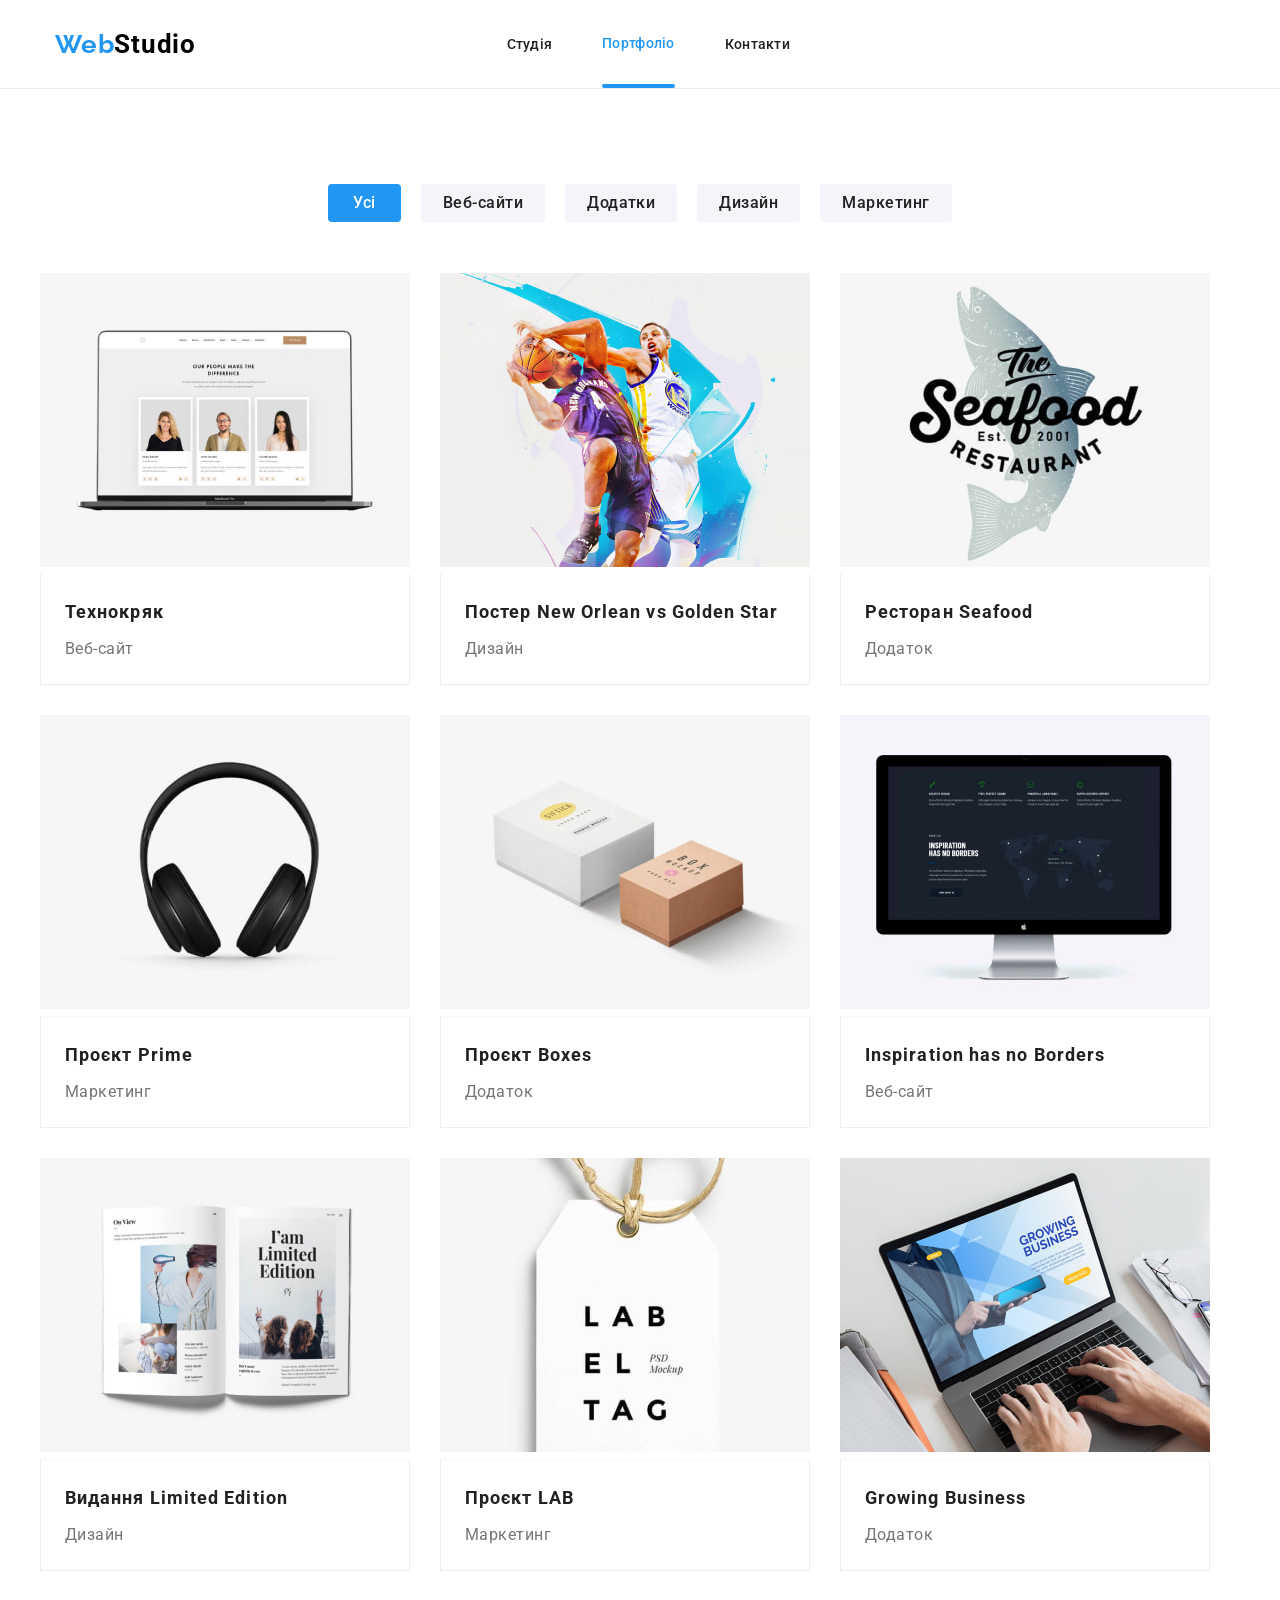
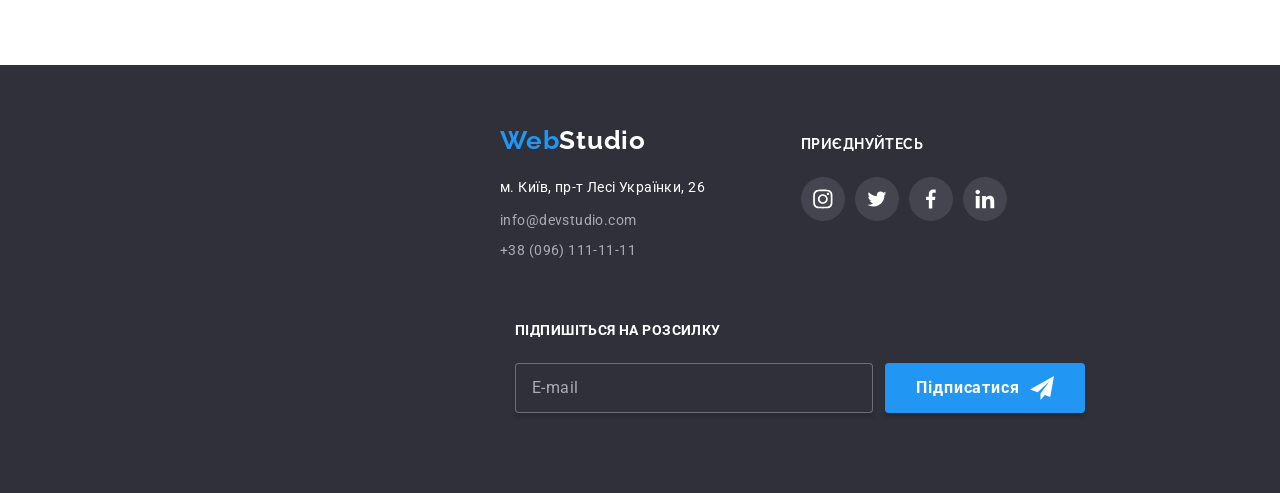
<file: portfolio.html>
<!DOCTYPE html>
<html lang="uk">
  <head>
    <meta charset="UTF-8" />
    <meta name="viewport" content="width=device-width, initial-scale=1.0" />
    <title>Portfolio</title>
    <!-- Fonts -->
    <link rel="preconnect" href="https://fonts.googleapis.com" />
    <link rel="preconnect" href="https://fonts.gstatic.com" crossorigin />

    <link
      href="https://fonts.googleapis.com/css2?family=Raleway:wght@700&family=Roboto:wght@400;500;700;900&display=swap"
      rel="stylesheet"
   
    />
    <!-- Modern normalize -->
    <link
      rel="stylesheet"
      href="https://cdnjs.cloudflare.com/ajax/libs/modern-normalize/2.0.0/modern-normalize.min.css"
      integrity="sha512-4xo8blKMVCiXpTaLzQSLSw3KFOVPWhm/TRtuPVc4WG6kUgjH6J03IBuG7JZPkcWMxJ5huwaBpOpnwYElP/m6wg=="
      crossorigin="anonymous"
      referrerpolicy="no-referrer"
    />
    <!-- Custom styles -->
    <!-- <link rel="stylesheet" href="./css/styles.css" /> -->
    <link rel="stylesheet" href="./css/main.min.css">

  </head>
  <body>

    <!-- Portfolio header -->
    <header class="header">
<div class="container header-container">
       <a class="portfolio-logo" href="./index.html"
          ><span class="logo-accent">Web</span>Studio</a
        >

      <nav class="navigation">
     
        <ul class="navigation__portfolio-links-list list">
          <li class="navigation__portfolio-nav-link">
            <a class="navigation__portfolio-header-link" href="./index.html">Студія</a></li>
          <li class="navigation__portfolio-nav-link">
            <a class="navigation__portfolio-header-link--accent" href="./portfolio.html"
              >Портфоліо</a
            >
          </li>
          <li class="navigation__portfolio-nav-link">
            <a class="navigation__portfolio-header-link " href="#">Контакти</a></li>
        </ul>
      </nav>

      <ul class="header__list-contact">
        <li  class="header__group-link">
    
          <a class="header__link-mail header-link " href="mailto:info@devstudio.com"
          target="_blank"
          rel="noopener no-referrer"
          aria-label="іконка mail">

<svg class="header__icon icon-group" width="16"  height="12">
  <use href="./images/sprite2.svg#icon-e-mail"></use>
</svg>
            info@devstudio.com</a>
   
        </li>


        <li class="header__group-link">
    
          <a class="header__link-phone header-link " href="tel:+380961111111"
          target="_blank"
          rel="noopener no-referrer"
          aria-label="іконка phone">
          <svg class="header__icon icon-group" width="10" height="16">
            <use href="./images/sprite2.svg#icon-smartphone"></use>
          </svg>
            +38 (096) 111-11-11</a>
     
        </li>
      </ul>
</div>
    </header>
    <!-- Main content -->
    <main>
      <section class="portfolio">
  <div class=" portfolio-container container">
        <!-- List filters -->
        <div class="filter">
        <ul class="filter__list">
          <li class="filter__item">
            <button class="filter-button--accent" type="button" href="#"></a
            >Усі
          </li>
          <li class="filter__item">
            <button class="filter-button" type="button" href="#"></a>Веб-сайти
          </li>
          <li class="filter__item">
            <button class="filter-button" type="button" href="#"></a>Додатки
          </li>
          <li class="filter__item">
            <button class="filter-button" type="button" href="#"></a>Дизайн
          </li>
          <li class="filter__item">
            <button class="filter-button" type="button" href="#"></a>Маркетинг
          </li>
        </ul>
        </div>
<!-- List items -->
<div class="portfolio-card">
        <ul class="portfolio-card__items-list list">
               <li class="portfolio-card__item">
            <a class="portfolio-card__item-link" href="#">
               <div class="portfolio-card__description-blok">
            <img  class="portfolio-card__image"
             src="./images/portfolio/Технокряк.jpg" alt="Технокряк" />
              <div class="portfolio-card__description">
                <p class="portfolio-card__description-text">Ресурс пропонує комплексні пропозиції з різним рівнем функціоналу та сервісів. Все це дозволить відвідувачу отримати вичерпні відомості про компанію чи приватну особу.</p>
             </div>
             </div>
             <div class="portfolio-card__item-title">
            <h3 class="portfolio-card__product-name">Технокряк</h3>
            <p class="portfolio-card__product">Веб-сайт</p>
             </div>
          </a>
    
        </li>

        <li class="portfolio-card__item">
        <a class="portfolio-card__item-link" href="#">
              <div class="portfolio-card__description-blok">
              <img class="portfolio-card__image"
              src="./images/portfolio/ПостерGoldenOrleanvsGoldenStar.jpg"
              alt="Постер New Orlean vs Golden Star" />
             <div class="portfolio-card__description">
                <p class="portfolio-card__description-text">Ресурс пропонує комплексні пропозиції з різним рівнем функціоналу та сервісів. Все це дозволить відвідувачу отримати вичерпні відомості про компанію чи приватну особу.</p>
             </div>
             </div>
          <div class="portfolio-card__item-title">
          <h3 class="portfolio-card__product-name">Постер New Orlean vs Golden Star</h3>
           <p class="portfolio-card__product">Дизайн</p>
           </div>
        </a>

        </li>

          <li class="portfolio-card__item">
          <a class="portfolio-card__item-link" href="#">
             <div class="portfolio-card__description-blok">
            <img class=portfolio-card__image"
              src="./images/portfolio/РесторанSeafood.jpg"
              alt="Ресторан Seafood"/>
              <div class="portfolio-card__description">
                <p class="portfolio-card__description-text">Ресурс пропонує комплексні пропозиції з різним рівнем функціоналу та сервісів. Все це дозволить відвідувачу отримати вичерпні відомості про компанію чи приватну особу.</p>
             </div>
             </div>
              <div class="portfolio-card__item-title">
             <h3 class="portfolio-card__product-name">Ресторан Seafood</h3>
            <p class="portfolio-card__product">Додаток</p>
         </div>
          </a>
 
          </li>

          <li class="portfolio-card__item">
            <a class="portfolio-card__item-link" href="#">
              <div class="portfolio-card__description-blok">
            <img class="portfolio-card__image"
            src="./images/portfolio/ПроектPrime.jpg" alt="Проєкт Prime" />
             <div class="portfolio-card__description">
                <p class="portfolio-card__description-text">Ресурс пропонує комплексні пропозиції з різним рівнем функціоналу та сервісів. Все це дозволить відвідувачу отримати вичерпні відомості про компанію чи приватну особу.</p>
             </div>
             </div>
           <div class="portfolio-card__item-title">
              <h3 class="portfolio-card__product-name">Проєкт Prime</h3>
            <p class="portfolio-card__product">Маркетинг</p>
           </div>
           </a>
    
          </li>
          
          <li class="portfolio-card__item">
    
            <a class="portfolio-card__item-link" href="#">
              <div class="portfolio-card__description-blok">
            <img class=portfolio-card__image"
            src="./images/portfolio/ПроєктBoxes.jpg" alt="Проєкт Boxes" />
             <div class="portfolio-card__description">
                <p class="portfolio-card__description-text">Ресурс пропонує комплексні пропозиції з різним рівнем функціоналу та сервісів. Все це дозволить відвідувачу отримати вичерпні відомості про компанію чи приватну особу.</p>
             </div>
             </div>
            <div class="portfolio-card__item-title">
            <h3 class="portfolio-card__product-name">Проєкт Boxes</h3>
            <p class="portfolio-card__product">Додаток</p>
            </div>
          </a>
   
          </li>

          <li class="portfolio-card__item">
         
            <a class="portfolio-card__item-link" href="#">
              <div class="portfolio-card__description-blok">
            <img class="portfolio-card__image"
              src="./images/portfolio/InspirationhasnoBorders.jpg"
              alt="Inspiration has no Borders"/>
              <div class="portfolio-card__description">
                <p class="portfolio-card__description-text">Ресурс пропонує комплексні пропозиції з різним рівнем функціоналу та сервісів. Все це дозволить відвідувачу отримати вичерпні відомості про компанію чи приватну особу.</p>
             </div>
             </div>
             <div class="portfolio-card__item-title">
            <h3 class="portfolio-card__product-name">Inspiration has no Borders</h3>
            <p class="portfolio-card__product">Веб-сайт</p>
            </div>
          </a>
    
          </li>
          <li class="portfolio-card__item">
   
            <a class="portfolio-card__item-link" href="#">
              <div class="portfolio-card__description-blok">
            <img class=portfolio-card__image"
              src="./images/portfolio/ВиданняLimitedEdition.jpg"
              alt="Видання Limited Edition"/>
             <div class="portfolio-card__description">
                <p class="portfolio-card__description-text">Ресурс пропонує комплексні пропозиції з різним рівнем функціоналу та сервісів. Все це дозволить відвідувачу отримати вичерпні відомості про компанію чи приватну особу.</p>
             </div>
             </div>
             <div class="portfolio-card__item-title">
            <h3 class="portfolio-card__product-name">Видання Limited Edition</h3>
            <p class="portfolio-card__product">Дизайн</p>
            </div>
          </a>
    
          </li>

          <li class="portfolio-card__item">

            <a  class="portfolio-card__item-link" href="#">
              <div class="portfolio-card__description-blok">
            <img class="portfolio-card__image" 
            src="./images/portfolio/ПроєктLAB.jpg" alt="Проєкт LAB"/>
            <div class="portfolio-card__description">
                <p class="portfolio-card__description-text">Ресурс пропонує комплексні пропозиції з різним рівнем функціоналу та сервісів. Все це дозволить відвідувачу отримати вичерпні відомості про компанію чи приватну особу.</p>
            </div>
            </div>
          <div class="portfolio-card__item-title">
          <h3 class="portfolio-card__product-name">Проєкт LAB</h3>
            <p class="portfolio-card__product">Маркетинг</p>
           </div>
           </a> 

        </li>

          <li class="portfolio-card__item">
   
            <a  class="portfolio-card__item-link"  href="#">
              <div class="portfolio-card__description-blok">
            <img class="portfolio-card__image"
              src="./images/portfolio/GrowingBusiness.jpg"
              alt="Growing Business"/>
              <div class="portfolio-card__description">
                <p class="portfolio-card__description-text">Ресурс пропонує комплексні пропозиції з різним рівнем функціоналу та сервісів. Все це дозволить відвідувачу отримати вичерпні відомості про компанію чи приватну особу.</p>
             </div>
             </div>
            <div class="portfolio-card__item-title">
            <h3 class="portfolio-card__product-name">Growing Business</h3>
            <p class="portfolio-card__product">Додаток</p>
              </div>
            </a>
      
          </li>
            </ul>
          </div>
      </section>
    </main>

    <!-- Footer -->
   <footer class="footer">
      <div class="footer-container container">
        <div class="footer-main-container footer-blok">
          <a class="logo-footer" href="./index.html"
            ><span class="logo-footer--accent">Web</span>Studio</a
          >
<div class="address">
          <address>
            <p class="address__footer-text">м. Київ, пр-т Лесі Українки, 26</p>
            <ul class="address__footer-contacts">
              <li class="address__footer-item">
                <a class="address__footer-link" href="mailto:info@devstudio.com"
                  >info@devstudio.com</a
                >
              </li>
              <li class="address__footer-item">
                <a class="address__footer-link" href="tel:+380961111111"
                  >+38 (096) 111-11-11</a
                >
              </li>
            </ul>
          </address>
          </div>
        </div>

        <!--  Footer social links -->
        <div class="footer-icons footer-blok">
          <p class="footer-icons__link-title">ПРИЄДНУЙТЕСЬ</p>

          <ul class="footer-link__list list">
            <li class="footer-link__footer-social-link-item">
              <a
                class="footer-link__footer-social-link"
                href=""
                target="_blank"
                rel="noopener no-referrer"
                aria-label="іконка instagram"
              >
                <svg class="footer-link__footer-social-icon" width="20" height="20">
                  <use href="./images/sprite2.svg#icon-instagram"></use>
                </svg>
              </a>
            </li>

            <li class="footer-link__footer-social-link-item">
              <a
                class="footer-link__footer-social-link"
                href=""
                target="_blank"
                rel="noopener no-referrer"
                aria-label="іконка twitter"
              >
                <svg class="footer-link__footer-social-icon" width="20" height="20">
                  <use href="./images/sprite2.svg#icon-twitter"></use>
                </svg>
              </a>
            </li>

            <li class="footer-link__footer-social-link-item">
              <a
                class="footer-link__footer-social-link"
                href=""
                target="_blank"
                rel="noopener no-referrer"
                aria-label="іконка facebook"
              >
                <svg class="footer-link__footer-social-icon" width="20" height="20">
                  <use href="./images/sprite2.svg#icon-facebook"></use>
                </svg>
              </a>
            </li>

            <li class="footer-link__footer-social-link-item">
              <a
                class="footer-link__footer-social-link"
                href=""
                target="_blank"
                rel="noopener no-referrer"
                aria-label="іконка linkedin"
              >
                <svg class="footer-link__footer-social-icon" width="20" height="20">
                  <use href="./images/sprite2.svg#icon-linkedin"></use>
                </svg>
              </a>
            </li>
          </ul>
 
        </div>

        <!-- Footer form -->
        <div class="footer-form footer-blok">
          <h2 class="footer-form__titel">Підпишіться на розсилку</h2>
          <form class="footer-form">
            <input
              class="footer-form__mail-input"
              type="email"
              name="email"
              id="e-mail"
              placeholder="E-mail"
            />
            <button class="footer-form-btn" type="submit">
              <span class="footer-form-btn__title">Підписатися</span>

              <svg
                width="24"
                height="24"
                viewBox="0 0 24 24"
                fill="none"
                xmlns="http://www.w3.org/2000/svg"
              >
                <path
                  d="M24 0L0 13.5L7.66994 16.3407L19.5 5.25002L10.5017 17.3896L10.509 17.3923L10.5 17.3896V24.0001L14.8013 18.982L20.2501 21.0001L24 0Z"
                  fill="white"
                />
              </svg>
            </button>
          </form>
        </div>
      </div>
    </footer>
    <script src="./js/modal.js"></script>
  </body>
</html>
</file>
<file: css/main.min.css>
h1,h2,h3,h4,h5,h6,p{margin:0}ul{list-style-type:none;padding-left:0;margin-top:0;margin-bottom:0}.list{list-style:none;padding:0;margin:0}body{font-family:var(--main-font);font-size:14px;letter-spacing:.03em;line-height:1.71;color:var(--main-text-color)}@media screen and (min-width: 480px){.section{padding-bottom:60px}}@media screen and (min-width: 768px){.section{padding-bottom:60px}}@media screen and (min-width: 1200px){.section{padding-bottom:94px}}.container{padding-left:15px;padding-right:15px;margin-left:auto;margin-right:auto;width:1200px}@media screen and (min-width: 480px){.container{width:480px}}@media screen and (min-width: 768px){.container{width:768px}}@media screen and (min-width: 1200px){.container{width:1200px}}:root{--main-font: "Roboto", sans-serif;--secondary-font: "Raleway", sans-serif;--main-bg-color: #fff;--secondary-bg-color: #f5f4fa;--dark-bg-color: #2f303a;--main-text-color: #212121;--secondary-text-color: #757575;--accent-color: #2196f3}.visually-hidden{position:absolute;width:1px;height:1px;margin:-1px;border:0;padding:0;clip:rect(0 0 0 0);overflow:hidden}@media screen and (min-width: 480px){.navigation-list{display:none}}@media screen and (min-width: 768px){.navigation-list{display:-webkit-box;display:-ms-flexbox;display:flex;-webkit-box-align:center;-ms-flex-align:center;align-items:center;list-style:none}}.navigation{text-decoration:none}@media screen and (min-width: 480px){.navigation{display:block}}@media screen and (min-width: 768px){.navigation{display:-webkit-box;display:-ms-flexbox;display:flex;-webkit-box-align:center;-ms-flex-align:center;align-items:center;-webkit-box-pack:center;-ms-flex-pack:center;justify-content:center;margin-right:auto}}@media screen and (min-width: 1200px){.navigation{display:-webkit-box;display:-ms-flexbox;display:flex;-webkit-box-align:center;-ms-flex-align:center;align-items:center;-webkit-box-pack:center;-ms-flex-pack:center;justify-content:center;margin-right:auto}}@media screen and (min-width: 480px){.navigation-item{display:none}}@media screen and (min-width: 768px){.navigation-item{display:block}.navigation-item:not(:last-child){margin-right:50px}}@media screen and (min-width: 480px){.navigation-link-nav-accent{display:none}}@media screen and (min-width: 768px){.navigation-link-nav-accent{position:relative;display:block;padding-top:32px;padding-bottom:32px;text-decoration:none;font-family:var(--main-font);color:var(--accent-color);font-weight:500;line-height:normal;letter-spacing:.28px;-webkit-transition:color 250ms cubic-bezier(0.4, 0, 0.2, 1);transition:color 250ms cubic-bezier(0.4, 0, 0.2, 1)}}.navigation-link-nav-accent::after{content:"";display:block;width:100%;border-radius:2px;height:4px;background-color:var(--accent-color);position:absolute;bottom:0;left:0}@media screen and (min-width: 480px){.navigation-link-nav{display:none}}@media screen and (min-width: 768px){.navigation-link-nav{display:block;padding-top:32px;padding-bottom:32px;text-decoration:none;font-family:var(--main-font);color:var(--main-text-color);font-weight:500;line-height:normal;letter-spacing:.28px;-webkit-transition:color 250ms cubic-bezier(0.4, 0, 0.2, 1);transition:color 250ms cubic-bezier(0.4, 0, 0.2, 1)}}@media screen and (min-width: 768px){.navigation-link-nav:hover,.navigation-link-nav:focus{color:var(--accent-color)}}@media screen and (min-width: 768px){.navigation-link-nav:focus{color:var(--accent-color)}}@media screen and (min-width: 480px){.header{width:100%;background-color:var(--main-bg-color);border-bottom:1px solid #ececec}}@media screen and (min-width: 768px){.header{width:100%;border-bottom:1px solid #ececec;background-color:var(--main-bg-color)}}@media screen and (min-width: 1200px){.header{width:100%;border-bottom:1px solid #ececec;background-color:var(--main-bg-color)}}@media screen and (min-width: 480px){.header-container{display:-webkit-box;display:-ms-flexbox;display:flex;-webkit-box-align:center;-ms-flex-align:center;align-items:center;-webkit-box-pack:justify;-ms-flex-pack:justify;justify-content:space-between}}@media screen and (min-width: 768px){.header-container{width:100%;display:-webkit-box;display:-ms-flexbox;display:flex;-webkit-box-align:center;-ms-flex-align:center;align-items:center;-webkit-box-pack:justify;-ms-flex-pack:justify;justify-content:space-between;padding-left:15px;padding-right:15px}}@media screen and (min-width: 1200px){.header-container{width:1200px;display:-webkit-box;display:-ms-flexbox;display:flex;-webkit-box-align:center;-ms-flex-align:center;align-items:center;align-items:center;padding-left:15px;padding-right:15px}}@media screen and (min-width: 480px){.navigation{margin-bottom:50px}}@media screen and (min-width: 768px){.navigation{margin-bottom:0;margin-left:auto;margin-right:auto}}@media screen and (min-width: 1200px){.navigation{margin-right:auto}}.logo{text-decoration:none;color:#000;font-family:var(--main-font);font-size:26px;font-weight:700;line-height:normal;letter-spacing:.78px;margin-right:93px}@media screen and (min-width: 768px){.logo{text-decoration:none;color:#000;font-family:var(--main-font);font-size:26px;font-weight:700;line-height:normal;letter-spacing:.78px;margin-right:87px}}.logo-accent{color:var(--accent-color);font-family:var(--secondary-font);font-size:26px;font-weight:700;line-height:normal;letter-spacing:.78px}@media screen and (min-width: 480px){.header__list-contact{display:none}}@media screen and (min-width: 768px){.header__list-contact{margin-left:auto;display:-webkit-box;display:-ms-flexbox;display:flex;-webkit-box-align:center;-ms-flex-align:center;align-items:center;-webkit-box-pack:center;-ms-flex-pack:center;justify-content:center;text-decoration:none}}@media screen and (min-width: 1200px){.header__list-contact{display:block}}@media screen and (min-width: 480px){.header__group-link{display:none}}@media screen and (min-width: 768px){.header__group-link{margin-right:0;margin-left:auto}.header__group-link:not(:last-child){display:block;margin-bottom:10px}}@media screen and (min-width: 1200px){.header__group-link:not(:last-child){display:block;margin-bottom:0}}@media screen and (min-width: 480px){.header__link-mail{display:none}}@media screen and (min-width: 768px){.header__link-mail{text-decoration:none;margin-right:0;font-family:var(--main-font);font-weight:500;letter-spacing:.02em;color:var(--secondary-text-color)}}@media screen and (min-width: 480px){.header__link-phone{display:none}}@media screen and (min-width: 768px){.header__link-phone{text-decoration:none;font-family:var(--main-font);font-weight:500;letter-spacing:.02em;color:var(--secondary-text-color)}}@media screen and (min-width: 480px){.header__list-contact{display:none}}@media screen and (min-width: 768px){.header__list-contact{margin-left:auto;display:-webkit-box;display:-ms-flexbox;display:flex;-ms-flex-wrap:wrap;flex-wrap:wrap}}@media screen and (min-width: 1200px){.header__list-contact{margin-left:auto;display:-webkit-box;display:-ms-flexbox;display:flex;-webkit-box-align:center;-ms-flex-align:center;align-items:center;-webkit-box-pack:center;-ms-flex-pack:center;justify-content:center}}@media screen and (min-width: 480px){.header__group-link{display:none}}@media screen and (min-width: 768px){.header__group-link{display:block}}@media screen and (min-width: 1200px){.header__group-link .header__group-link{display:block}.header__group-link .header__group-link:not(:last-child){display:block;margin-right:30px}}@media screen and (min-width: 480px){.header__link-mail{display:none}}@media screen and (min-width: 768px){.header__link-mail{text-decoration:none;font-family:var(--main-font);font-weight:500;letter-spacing:.02em;color:var(--secondary-text-color)}.header__link-mail-mail:hover,.header__link-mail-mail:focus{color:var(--accent-color)}}@media screen and (min-width: 1200px){.header__link-mail{text-decoration:none;font-family:var(--main-font);font-weight:500;letter-spacing:.02em;color:var(--secondary-text-color);margin-right:30px}.header__link-mail-mail:hover,.header__link-mail-mail:focus{color:var(--accent-color)}}@media screen and (min-width: 480px){.header__link-phone{display:none}}@media screen and (min-width: 768px){.header__link-phone{text-decoration:none;font-family:var(--main-font);font-weight:500;letter-spacing:.02em;color:var(--secondary-text-color)}.header__link-phone-phone:hover,.header__link-phone-phone:focus{color:var(--accent-color)}}@media screen and (min-width: 1200px){.header__link-phone{text-decoration:none;font-family:var(--main-font);font-weight:500;letter-spacing:.02em;color:var(--secondary-text-color)}.header__link-phone-phone:hover,.header__link-phone-phone:focus{color:var(--accent-color)}}@media screen and (min-width: 768px){.header__link{display:-webkit-box;display:-ms-flexbox;display:flex;-webkit-box-align:center;-ms-flex-align:center;align-items:center;color:var(--secondary-text-color);-webkit-transition:color 250ms cubic-bezier(0.4, 0, 0.2, 1);transition:color 250ms cubic-bezier(0.4, 0, 0.2, 1)}}@media screen and (min-width: 1200px){.header__link{display:-webkit-box;display:-ms-flexbox;display:flex;-webkit-box-align:center;-ms-flex-align:center;align-items:center;color:var(--secondary-text-color);-webkit-transition:color 250ms cubic-bezier(0.4, 0, 0.2, 1);transition:color 250ms cubic-bezier(0.4, 0, 0.2, 1)}}@media screen and (min-width: 768px){.header__link:hover,.header__link:focus{color:var(--accent-color)}}@media screen and (min-width: 768px){.header__icon{margin-right:10px;fill:var(--secondary-text-color);-webkit-transition:fill 250ms cubic-bezier(0.4, 0, 0.2, 1);transition:fill 250ms cubic-bezier(0.4, 0, 0.2, 1)}}@media screen and (min-width: 768px){.header__link-mail:hover .header__icon,.header__link-mail:focus .header__icon{fill:var(--accent-color)}}@media screen and (min-width: 768px){.header__link-phone:hover .header__icon,.header__link-phone:focus .header__icon{fill:var(--accent-color)}}@media screen and (min-width: 480px){.hero{width:480px;background-image:url(../images/Hero/bg-hero480px.jpg),url(../images/Hero/img\ overlay480px.jpg);padding-top:118px;padding-bottom:118px;display:-webkit-box;display:-ms-flexbox;display:flex;-ms-flex-wrap:wrap;flex-wrap:wrap;-webkit-box-align:center;-ms-flex-align:center;align-items:center;-webkit-box-pack:center;-ms-flex-pack:center;justify-content:center;margin-top:auto;margin-bottom:auto;margin-left:auto;margin-right:auto}}@media screen and (min-width: 768px){.hero{width:768px;height:400px;background-image:url(../images/Hero/Header\ img768px.jpg),url(../images/Hero/img\ overlay768px.jpg);display:-webkit-box;display:-ms-flexbox;display:flex;-ms-flex-wrap:nowrap;flex-wrap:nowrap;-webkit-box-align:center;-ms-flex-align:center;align-items:center;-webkit-box-pack:center;-ms-flex-pack:center;justify-content:center;margin-top:auto;margin-bottom:auto;margin-left:auto;margin-right:auto}}@media screen and (min-width: 1200px){.hero{width:1600px;height:600px;margin-left:auto;margin-right:auto;background-image:url(../images/Hero/Img\ Overlay.png),url(../images/Hero/bg-hero.jpg);background-color:var(--dark-bg-color)}}.hero-container{display:-webkit-box;display:-ms-flexbox;display:flex;-ms-flex-wrap:wrap;flex-wrap:wrap;-webkit-box-align:center;-ms-flex-align:center;align-items:center;-webkit-box-pack:center;-ms-flex-pack:center;justify-content:center}@media screen and (min-width: 480px){.hero-container{margin-left:auto;margin-right:auto;width:480px;height:164px}}@media screen and (min-width: 768px){.hero-container{width:768px;display:-webkit-box;display:-ms-flexbox;display:flex;-ms-flex-wrap:nowrap;flex-wrap:nowrap;-webkit-box-orient:vertical;-webkit-box-direction:normal;-ms-flex-direction:column;flex-direction:column;-webkit-box-align:center;-ms-flex-align:center;align-items:center;-webkit-box-pack:center;-ms-flex-pack:center;justify-content:center}}@media screen and (min-width: 1200px){.hero-container{width:1200px;display:block;margin-left:auto;margin-right:auto;padding-bottom:200px}}@media screen and (min-width: 480px){.hero__titel{width:480px;margin-left:auto;margin-right:auto;font-family:"Roboto",sans-serif;font-weight:900;font-size:26px;line-height:1.61538;letter-spacing:.06em;text-transform:uppercase;text-align:center;color:#fff;margin-bottom:30px}}@media screen and (min-width: 768px){.hero__titel{width:480px;margin-left:auto;margin-right:auto;font-family:"Roboto",sans-serif;font-weight:900;font-size:26px;line-height:1.61538;letter-spacing:.06em;text-transform:uppercase;text-align:center;color:#fff;margin-bottom:30px}}@media screen and (min-width: 1200px){.hero__titel{width:650px;font-family:"Roboto",sans-serif;font-weight:900;font-size:44px;line-height:1.36364;letter-spacing:.06em;text-transform:uppercase;text-align:center;color:#fff;margin-bottom:30px}}@media screen and (min-width: 480px){.hero__button{width:200px;height:50px;margin:0 auto;display:block;text-align:center;border-radius:4px;background:var(--accent-color);color:#fff;-webkit-box-shadow:0px 4px 4px 0px rgba(0,0,0,.15);box-shadow:0px 4px 4px 0px rgba(0,0,0,.15)}}@media screen and (min-width: 768px){.hero__button{width:200px;height:50px;margin:0 auto;display:block;text-align:center;border-radius:4px;background:var(--accent-color);color:#fff;-webkit-box-shadow:0px 4px 4px 0px rgba(0,0,0,.15);box-shadow:0px 4px 4px 0px rgba(0,0,0,.15)}}@media screen and (min-width: 1200px){.hero__button{width:216px;height:50px;margin:0 auto;border-radius:4px;background:var(--accent-color);color:#fff;-webkit-box-shadow:0px 4px 4px 0px rgba(0,0,0,.15);box-shadow:0px 4px 4px 0px rgba(0,0,0,.15);font-family:var(--main-font);font-weight:700;font-size:16px;line-height:1.875;letter-spacing:.06em;text-align:center;color:#fff}}.backdrop{z-index:2;position:fixed;top:0;left:0;width:100%;height:100%;background:rgba(0,0,0,.2);-webkit-transition:visibility 250ms cubic-bezier(0.4, 0, 0.2, 1),opacity 250ms cubic-bezier(0.4, 0, 0.2, 1);transition:visibility 250ms cubic-bezier(0.4, 0, 0.2, 1),opacity 250ms cubic-bezier(0.4, 0, 0.2, 1)}@media screen and (min-width: 1200px){.backdrop{z-index:2;position:fixed;top:0;left:0;width:100%;height:100%;background:rgba(0,0,0,.2);-webkit-transition:visibility 250ms cubic-bezier(0.4, 0, 0.2, 1),opacity 250ms cubic-bezier(0.4, 0, 0.2, 1);transition:visibility 250ms cubic-bezier(0.4, 0, 0.2, 1),opacity 250ms cubic-bezier(0.4, 0, 0.2, 1)}}@media screen and (min-width: 768px){.backdrop{z-index:2;position:fixed;top:0;left:0;width:100%;height:100%;background:rgba(0,0,0,.2);-webkit-transition:visibility 250ms cubic-bezier(0.4, 0, 0.2, 1),opacity 250ms cubic-bezier(0.4, 0, 0.2, 1);transition:visibility 250ms cubic-bezier(0.4, 0, 0.2, 1),opacity 250ms cubic-bezier(0.4, 0, 0.2, 1)}}@media screen and (min-width: 480px){.backdrop{z-index:2;position:fixed;top:0;left:0;width:100%;height:100%;background:rgba(0,0,0,.2);-webkit-transition:visibility 250ms cubic-bezier(0.4, 0, 0.2, 1),opacity 250ms cubic-bezier(0.4, 0, 0.2, 1);transition:visibility 250ms cubic-bezier(0.4, 0, 0.2, 1),opacity 250ms cubic-bezier(0.4, 0, 0.2, 1)}}.backdrop.is-hidden{opacity:0;visibility:hidden;pointer-events:none}@media screen and (min-width: 1200px){.backdrop.is-hidden{opacity:0;visibility:hidden;pointer-events:none}}@media screen and (min-width: 768px){.backdrop.is-hidden{opacity:0;visibility:hidden;pointer-events:none}}@media screen and (min-width: 480px){.backdrop.is-hidden{opacity:0;visibility:hidden;pointer-events:none}}.backdrop.is-hidden .modal-wrapper{-webkit-transform:translate(-50%, -50%) scale(0.2);transform:translate(-50%, -50%) scale(0.2)}@media screen and (min-width: 1200px){.backdrop.is-hidden .modal-wrapper{-webkit-transform:translate(-50%, -50%) scale(0.2);transform:translate(-50%, -50%) scale(0.2)}}@media screen and (min-width: 768px){.backdrop.is-hidden .modal-wrapper{-webkit-transform:translate(-50%, -50%) scale(0.2);transform:translate(-50%, -50%) scale(0.2)}}@media screen and (min-width: 480px){.backdrop.is-hidden .modal-wrapper{-webkit-transform:translate(-50%, -50%) scale(0.2);transform:translate(-50%, -50%) scale(0.2)}}.modal-wrapper{position:absolute;top:50%;left:50%;border-radius:4px;width:528px;-webkit-box-shadow:0 2px 1px 0 rgba(0,0,0,.2),0 1px 1px 0 rgba(0,0,0,.14),0 1px 3px 0 rgba(0,0,0,.12);box-shadow:0 2px 1px 0 rgba(0,0,0,.2),0 1px 1px 0 rgba(0,0,0,.14),0 1px 3px 0 rgba(0,0,0,.12);background:#fff;-webkit-transform:translate(-50%, -50%) scale(1);transform:translate(-50%, -50%) scale(1);-webkit-transition:250ms cubic-bezier(0.4, 0, 0.2, 1);transition:250ms cubic-bezier(0.4, 0, 0.2, 1)}@media screen and (min-width: 1200px){.modal-wrapper{position:absolute;top:50%;left:50%;border-radius:4px;width:528px;-webkit-box-shadow:0 2px 1px 0 rgba(0,0,0,.2),0 1px 1px 0 rgba(0,0,0,.14),0 1px 3px 0 rgba(0,0,0,.12);box-shadow:0 2px 1px 0 rgba(0,0,0,.2),0 1px 1px 0 rgba(0,0,0,.14),0 1px 3px 0 rgba(0,0,0,.12);background:#fff;-webkit-transform:translate(-50%, -50%) scale(1);transform:translate(-50%, -50%) scale(1);-webkit-transition:250ms cubic-bezier(0.4, 0, 0.2, 1);transition:250ms cubic-bezier(0.4, 0, 0.2, 1)}}@media screen and (min-width: 768px){.modal-wrapper{position:absolute;top:50%;left:50%;border-radius:4px;width:528px;-webkit-box-shadow:0 2px 1px 0 rgba(0,0,0,.2),0 1px 1px 0 rgba(0,0,0,.14),0 1px 3px 0 rgba(0,0,0,.12);box-shadow:0 2px 1px 0 rgba(0,0,0,.2),0 1px 1px 0 rgba(0,0,0,.14),0 1px 3px 0 rgba(0,0,0,.12);background:#fff;-webkit-transform:translate(-50%, -50%) scale(1);transform:translate(-50%, -50%) scale(1);-webkit-transition:250ms cubic-bezier(0.4, 0, 0.2, 1);transition:250ms cubic-bezier(0.4, 0, 0.2, 1)}}@media screen and (min-width: 480px){.modal-wrapper{position:absolute;top:50%;left:50%;border-radius:4px;width:450px;-webkit-box-shadow:0 2px 1px 0 rgba(0,0,0,.2),0 1px 1px 0 rgba(0,0,0,.14),0 1px 3px 0 rgba(0,0,0,.12);box-shadow:0 2px 1px 0 rgba(0,0,0,.2),0 1px 1px 0 rgba(0,0,0,.14),0 1px 3px 0 rgba(0,0,0,.12);background:#fff;-webkit-transform:translate(-50%, -50%) scale(1);transform:translate(-50%, -50%) scale(1);-webkit-transition:250ms cubic-bezier(0.4, 0, 0.2, 1);transition:250ms cubic-bezier(0.4, 0, 0.2, 1)}}.modal-wrapper.is-hidden{-webkit-transition:opacity 300ms ease-in-out 200ms,-webkit-transform 300ms ease-in-out 200ms;transition:opacity 300ms ease-in-out 200ms,-webkit-transform 300ms ease-in-out 200ms;transition:transform 300ms ease-in-out 200ms,opacity 300ms ease-in-out 200ms;transition:transform 300ms ease-in-out 200ms,opacity 300ms ease-in-out 200ms,-webkit-transform 300ms ease-in-out 200ms}@media screen and (min-width: 1200px){.modal-wrapper.is-hidden{-webkit-transition:opacity 300ms ease-in-out 200ms,-webkit-transform 300ms ease-in-out 200ms;transition:opacity 300ms ease-in-out 200ms,-webkit-transform 300ms ease-in-out 200ms;transition:transform 300ms ease-in-out 200ms,opacity 300ms ease-in-out 200ms;transition:transform 300ms ease-in-out 200ms,opacity 300ms ease-in-out 200ms,-webkit-transform 300ms ease-in-out 200ms}}.modal-icon{position:absolute;top:8px;right:8px;fill:#000}@media screen and (min-width: 1200px){.modal-icon{position:absolute;top:8px;right:8px;fill:#000}}@media screen and (min-width: 480px){.modal-icon{position:absolute;top:8px;right:8px;fill:#000}}@media screen and (min-width: 768px){.modal-icon{position:absolute;top:8px;right:8px;fill:#000}}.modal-btn{position:absolute;top:8px;right:8px;border-radius:50%;background-color:#fff;border:1px solid rgba(203,195,195,.5);display:-webkit-box;display:-ms-flexbox;display:flex;-webkit-box-align:center;-ms-flex-align:center;align-items:center;-webkit-box-pack:center;-ms-flex-pack:center;justify-content:center;padding:0;width:30px;height:30px}@media screen and (min-width: 1200px){.modal-btn{right:8px;border-radius:50%;background-color:#fff;border:1px solid rgba(203,195,195,.5);display:-webkit-box;display:-ms-flexbox;display:flex;-webkit-box-align:center;-ms-flex-align:center;align-items:center;-webkit-box-pack:center;-ms-flex-pack:center;justify-content:center;padding:0;width:30px;height:30px}}@media screen and (min-width: 768px){.modal-btn{right:8px;border-radius:50%;background-color:#fff;border:1px solid rgba(203,195,195,.5);display:-webkit-box;display:-ms-flexbox;display:flex;-webkit-box-align:center;-ms-flex-align:center;align-items:center;-webkit-box-pack:center;-ms-flex-pack:center;justify-content:center;padding:0;width:30px;height:30px}}@media screen and (min-width: 480px){.modal-btn{right:8px;border-radius:50%;background-color:#fff;border:1px solid rgba(203,195,195,.5);display:-webkit-box;display:-ms-flexbox;display:flex;-webkit-box-align:center;-ms-flex-align:center;align-items:center;-webkit-box-pack:center;-ms-flex-pack:center;justify-content:center;padding:0;width:30px;height:30px}}.modal-btn:hover path,.modal-btn:focus path{fill:var(--accent-color)}path{-webkit-transition:fill 250ms cubic-bezier(0.4, 0, 0.2, 1);transition:fill 250ms cubic-bezier(0.4, 0, 0.2, 1)}.form{margin-right:auto;margin-left:auto;padding-top:40px;padding-left:40px;padding-right:40px;padding-bottom:40px;border-radius:4px;width:528px;-webkit-box-shadow:0 2px 1px 0 rgba(0,0,0,.2),0 1px 1px 0 rgba(0,0,0,.14),0 1px 3px 0 rgba(0,0,0,.12);box-shadow:0 2px 1px 0 rgba(0,0,0,.2),0 1px 1px 0 rgba(0,0,0,.14),0 1px 3px 0 rgba(0,0,0,.12);background:#fff}@media screen and (min-width: 480px){.form{margin-right:auto;margin-left:auto;padding-top:40px;padding-left:40px;padding-right:40px;padding-bottom:40px;border-radius:4px;width:450px;-webkit-box-shadow:0 2px 1px 0 rgba(0,0,0,.2),0 1px 1px 0 rgba(0,0,0,.14),0 1px 3px 0 rgba(0,0,0,.12);box-shadow:0 2px 1px 0 rgba(0,0,0,.2),0 1px 1px 0 rgba(0,0,0,.14),0 1px 3px 0 rgba(0,0,0,.12);background:#fff}}.form-titel{margin-left:auto;margin-right:auto;display:-webkit-box;display:-ms-flexbox;display:flex;-webkit-box-pack:center;-ms-flex-pack:center;justify-content:center;-ms-flex-line-pack:center;align-content:center;-ms-flex-wrap:wrap;flex-wrap:wrap;width:448px;height:23px;margin-bottom:12px;font-family:var(--main-font);font-weight:700;font-size:20px;letter-spacing:.03em;text-align:center;color:var(--main-text-color)}@media screen and (min-width: 480px){.form-titel{margin-left:auto;margin-right:auto;display:-webkit-box;display:-ms-flexbox;display:flex;-webkit-box-pack:center;-ms-flex-pack:center;justify-content:center;-ms-flex-line-pack:center;align-content:center;-ms-flex-wrap:wrap;flex-wrap:wrap;width:370px;height:60px;margin-bottom:12px;font-family:var(--main-font);font-weight:700;font-size:20px;letter-spacing:.03em;text-align:center;color:var(--main-text-color)}}.form__label{font-family:var(--main-font);font-weight:400;font-size:12px;letter-spacing:.01em;color:var(--secondary-text-color)}.form__input-blok{position:relative;margin-bottom:10px;width:448px;height:58px}@media screen and (min-width: 480px){.form__input-blok{position:relative;margin-bottom:10px;width:370px;height:58px}}.form__input{outline:none;width:100%;padding:11px 0;padding-left:42px;border:1px solid rgba(33,33,33,.2);border-radius:4px;-webkit-transition:border 250ms cubic-bezier(0.4, 0, 0.2, 1);transition:border 250ms cubic-bezier(0.4, 0, 0.2, 1)}.form__input:hover+.form__icon,.form__input:focus+.form__icon{fill:var(--accent-color)}.form__input:focus{border-color:var(--accent-color)}.form__icon{position:absolute;top:34px;left:12px;-webkit-transition:fill 250ms cubic-bezier(0.4, 0, 0.2, 1);transition:fill 250ms cubic-bezier(0.4, 0, 0.2, 1)}.form__textarea-blok{margin-right:auto;margin-left:auto;width:448px;margin-bottom:20px}@media screen and (min-width: 480px){.form__textarea-blok{margin-right:auto;margin-left:auto;margin-bottom:20px;width:370px}}.form__textarea{outline:none;display:block;padding:12px 16px;border:1px solid rgba(33,33,33,.2);border-radius:4px;width:100%;height:120px;resize:none;-webkit-transition:border 250ms cubic-bezier(0.4, 0, 0.2, 1);transition:border 250ms cubic-bezier(0.4, 0, 0.2, 1)}.form__textarea:focus{border-color:var(--accent-color)}.form__textarea-label{font-family:"Roboto",sans-serif;font-weight:400;font-size:12px;letter-spacing:.01em;color:#757575}.form__textarea::-webkit-input-placeholder{font-family:var(--main-font);font-weight:400;font-size:12px;letter-spacing:.01em;color:var(--secondary-text-color)}.form__textarea::-moz-placeholder{font-family:var(--main-font);font-weight:400;font-size:12px;letter-spacing:.01em;color:var(--secondary-text-color)}.form__textarea:-ms-input-placeholder{font-family:var(--main-font);font-weight:400;font-size:12px;letter-spacing:.01em;color:var(--secondary-text-color)}.form__textarea::-ms-input-placeholder{font-family:var(--main-font);font-weight:400;font-size:12px;letter-spacing:.01em;color:var(--secondary-text-color)}.form__textarea::placeholder{font-family:var(--main-font);font-weight:400;font-size:12px;letter-spacing:.01em;color:var(--secondary-text-color)}.form__checkbox-input{position:absolute;width:1px;height:1px;margin:-1px;border:0;padding:0;clip:rect(0 0 0 0);overflow:hidden}.form__checkbox-label{display:-webkit-box;display:-ms-flexbox;display:flex;-webkit-box-align:center;-ms-flex-align:center;align-items:center;-webkit-box-pack:center;-ms-flex-pack:center;justify-content:center;width:100%;font-family:var(--main-font);font-weight:400;font-size:14px;line-height:1.71429;letter-spacing:.03em;color:var(--secondary-text-color);margin-bottom:20px}@media screen and (min-width: 480px){.form__checkbox-label{display:-webkit-box;display:-ms-flexbox;display:flex;-webkit-box-align:center;-ms-flex-align:center;align-items:center;-webkit-box-pack:center;-ms-flex-pack:center;justify-content:center;width:370px;font-family:var(--main-font);font-weight:400;line-height:1.71429;font-size:12px;letter-spacing:.03em;color:var(--secondary-text-color);margin-bottom:20px}}.form__checkbox-label-text{margin-left:7px}.form__checkbox-accent{margin-left:4px;text-decoration:underline;-webkit-text-decoration-skip-ink:none;text-decoration-skip-ink:none;color:var(--accent-color)}.form__checkbox-icon{display:-webkit-box;display:-ms-flexbox;display:flex;-webkit-box-align:center;-ms-flex-align:center;align-items:center;background-image:url(../images/icons/icon-check.svg);background-size:contain;width:15px;height:14px;border:2px solid var(--dark-bg-color);border-radius:4px;background-origin:border-box;-webkit-transition:background 250ms cubic-bezier(0.4, 0, 0.2, 1),border 250ms cubic-bezier(0.4, 0, 0.2, 1);transition:background 250ms cubic-bezier(0.4, 0, 0.2, 1),border 250ms cubic-bezier(0.4, 0, 0.2, 1)}.form__checkbox-input:checked+.form__checkbox-icon{border-color:var(--accent-color);background-color:var(--accent-color)}.form__checkbox-input:focus+.form__checkbox-icon{border-color:var(--accent-color)}.form__button{display:-webkit-box;display:-ms-flexbox;display:flex;-webkit-box-align:center;-ms-flex-align:center;align-items:center;-webkit-box-pack:center;-ms-flex-pack:center;justify-content:center;margin-right:auto;margin-left:auto;border:none;border-radius:4px;width:200px;height:50px;-webkit-box-shadow:0 4px 4px 0 rgba(0,0,0,.15);box-shadow:0 4px 4px 0 rgba(0,0,0,.15);background:#2196f3;font-family:"Roboto",sans-serif;font-weight:700;font-size:16px;line-height:1.875;letter-spacing:.06em;text-align:center;color:#fff;-webkit-transition:background 250ms cubic-bezier(0.4, 0, 0.2, 1);transition:background 250ms cubic-bezier(0.4, 0, 0.2, 1)}.form__button:hover,.form__button:focus{background-color:#188ce8}@media screen and (min-width: 480px){.our-activity{background:var(--main-bg-color);padding-top:60px}}@media screen and (min-width: 768px){.our-activity{background:var(--main-bg-color);padding-top:60px}}@media screen and (min-width: 1200px){.our-activity{background:var(--main-bg-color);padding-top:94px}}@media screen and (min-width: 480px){.our-activity-icon-list{display:-webkit-box;display:-ms-flexbox;display:flex;-ms-flex-line-pack:center;align-content:center;-webkit-box-pack:center;-ms-flex-pack:center;justify-content:center}}@media screen and (min-width: 480px)and (min-width: 768px){.our-activity-icon-list{display:-webkit-box;display:-ms-flexbox;display:flex;-ms-flex-line-pack:center;align-content:center;-webkit-box-pack:center;-ms-flex-pack:center;justify-content:center}}@media screen and (min-width: 480px)and (min-width: 1200px){.our-activity-icon-list{display:-webkit-box;display:-ms-flexbox;display:flex;-ms-flex-line-pack:center;align-content:center;-webkit-box-pack:center;-ms-flex-pack:center;justify-content:center}}@media screen and (min-width: 480px){.our-activity__icon-blok{display:-webkit-box;display:-ms-flexbox;display:flex;-webkit-box-align:center;-ms-flex-align:center;align-items:center;-webkit-box-pack:center;-ms-flex-pack:center;justify-content:center;border-radius:4px;width:450px;height:120px;background:#f5f4fa;margin-bottom:30px}}@media screen and (min-width: 768px){.our-activity__icon-blok{display:-webkit-box;display:-ms-flexbox;display:flex;-ms-flex-line-pack:center;align-content:center;-webkit-box-pack:center;-ms-flex-pack:center;justify-content:center;border-radius:4px;width:354px;height:120px;background:#f5f4fa;margin-bottom:30px;fill:#212121}}@media screen and (min-width: 1200px){.our-activity__icon-blok{display:-webkit-box;display:-ms-flexbox;display:flex;-webkit-box-align:center;-ms-flex-align:center;align-items:center;-webkit-box-pack:center;-ms-flex-pack:center;justify-content:center;border-radius:4px;width:270px;height:120px;background:#f5f4fa;margin-bottom:30px}}@media screen and (min-width: 768px){.our-activity__list-item{display:-webkit-box;display:-ms-flexbox;display:flex;-ms-flex-wrap:wrap;flex-wrap:wrap;width:738px}}@media screen and (min-width: 1200px){.our-activity__list-item{display:-webkit-box;display:-ms-flexbox;display:flex;-ms-flex-wrap:wrap;flex-wrap:wrap;width:1170px}}@media screen and (min-width: 768px){.our-activity__items{width:354px;margin-right:30px;margin-bottom:30px}.our-activity__items:last-child{margin-right:0}}@media screen and (min-width: 1200px){.our-activity__items{width:270px;margin-right:30px}.our-activity__items:last-child{margin-right:0}}@media screen and (min-width: 768px){.our-activity__items:nth-child(2){margin-right:0;margin-bottom:30px}}@media screen and (min-width: 1200px){.our-activity__items:nth-child(2){margin-right:30px;margin-bottom:0}}@media screen and (min-width: 1200px){.our-activity__items:nth-child(1){margin-bottom:0}}@media screen and (min-width: 1200px){.our-activity__items:nth-child(3){margin-bottom:0}}@media screen and (min-width: 768px){.our-activity__items:nth-child(4){margin-bottom:0;margin-right:0}}@media screen and (min-width: 480px){.our-activity__detail-item{display:-webkit-box;display:-ms-flexbox;display:flex;-webkit-box-pack:center;-ms-flex-pack:center;justify-content:center;text-align:center;height:16px;font-size:14px;font-weight:700;line-height:normal;letter-spacing:.42px;text-transform:uppercase;margin-bottom:10px}}@media screen and (min-width: 768px){.our-activity__detail-item{display:-webkit-box;display:-ms-flexbox;display:flex;-webkit-box-pack:start;-ms-flex-pack:start;justify-content:flex-start;height:16px;font-size:14px;font-weight:700;line-height:normal;letter-spacing:.42px;text-transform:uppercase;margin-bottom:10px}}@media screen and (min-width: 480px){.our-activity__detail-text{display:-webkit-box;display:-ms-flexbox;display:flex;-webkit-box-pack:center;-ms-flex-pack:center;justify-content:center;font-size:14px;line-height:1.71;height:50px;-ms-flex-negative:0;flex-shrink:0;color:var(--secondary-text-color);letter-spacing:.42px}}@media screen and (min-width: 480px){.our-activity__punctuality-item{display:-webkit-box;display:-ms-flexbox;display:flex;-webkit-box-align:center;-ms-flex-align:center;align-items:center;-webkit-box-pack:center;-ms-flex-pack:center;justify-content:center;height:16px;font-size:14px;font-weight:700;line-height:normal;letter-spacing:.42px;text-transform:uppercase;margin-bottom:10px}}@media screen and (min-width: 768px){.our-activity__punctuality-item{display:-webkit-box;display:-ms-flexbox;display:flex;-webkit-box-pack:start;-ms-flex-pack:start;justify-content:flex-start;height:16px;font-size:14px;font-weight:700;line-height:normal;letter-spacing:.42px;text-transform:uppercase;margin-bottom:10px}}@media screen and (min-width: 480px){.our-activity__punctuality-text{display:-webkit-box;display:-ms-flexbox;display:flex;-webkit-box-pack:center;-ms-flex-pack:center;justify-content:center;font-size:14px;line-height:1.71;height:50px;-ms-flex-negative:0;flex-shrink:0;color:var(--secondary-text-color);letter-spacing:.42px}}@media screen and (min-width: 480px){.our-activity__diligence-item{display:-webkit-box;display:-ms-flexbox;display:flex;-webkit-box-pack:center;-ms-flex-pack:center;justify-content:center;text-align:center;height:16px;font-size:14px;font-weight:700;line-height:normal;letter-spacing:.42px;text-transform:uppercase;margin-bottom:10px}}@media screen and (min-width: 768px){.our-activity__diligence-item{display:-webkit-box;display:-ms-flexbox;display:flex;-webkit-box-pack:start;-ms-flex-pack:start;justify-content:flex-start;height:16px;font-size:14px;font-weight:700;line-height:normal;letter-spacing:.42px;text-transform:uppercase;margin-bottom:10px}}@media screen and (min-width: 480px){.our-activity__diligence-text{display:-webkit-box;display:-ms-flexbox;display:flex;-webkit-box-pack:center;-ms-flex-pack:center;justify-content:center;font-size:14px;line-height:1.71;height:50px;-ms-flex-negative:0;flex-shrink:0;color:var(--secondary-text-color);letter-spacing:.42px}}@media screen and (min-width: 480px){.our-activity__technologie-item{display:-webkit-box;display:-ms-flexbox;display:flex;-webkit-box-pack:center;-ms-flex-pack:center;justify-content:center;text-align:center;height:16px;font-size:14px;font-weight:700;line-height:normal;letter-spacing:.42px;text-transform:uppercase;margin-bottom:10px}}@media screen and (min-width: 768px){.our-activity__technologie-item{display:-webkit-box;display:-ms-flexbox;display:flex;-webkit-box-pack:start;-ms-flex-pack:start;justify-content:flex-start;height:16px;font-size:14px;font-weight:700;line-height:normal;letter-spacing:.42px;text-transform:uppercase;margin-bottom:10px}}@media screen and (min-width: 480px){.our-activity__technologies-text{display:-webkit-box;display:-ms-flexbox;display:flex;-webkit-box-pack:center;-ms-flex-pack:center;justify-content:center;font-size:14px;line-height:1.71;height:50px;-ms-flex-negative:0;flex-shrink:0;color:var(--secondary-text-color);letter-spacing:.42px}}@media screen and (min-width: 480px){.our-activity-images__title{font-family:var(--main-font);text-align:center;color:var(--main-text-color);font-size:36px;font-weight:700;line-height:normal;letter-spacing:1.08px;margin-bottom:50px}}@media screen and (max-width: 767.98px){.our-activity-images{display:none}}@media screen and (min-width: 768px){.our-activity-images{display:none}}@media screen and (min-width: 1200px){.our-activity-images{display:block}}@media screen and (min-width: 1200px){.our-activity-images__images{display:-webkit-box;display:-ms-flexbox;display:flex;-webkit-box-pack:center;-ms-flex-pack:center;justify-content:center}}@media screen and (min-width: 1200px){.our-activity-images__img-box{z-index:1;position:relative;margin-right:30px}}@media screen and (min-width: 1200px){.our-activity-images__img-box:last-child{margin-right:0px}}@media screen and (min-width: 1200px){.our-activity-images__label{z-index:1;position:absolute;bottom:0;left:0;display:-webkit-box;display:-ms-flexbox;display:flex;text-align:center;-webkit-box-align:center;-ms-flex-align:center;align-items:center;-webkit-box-pack:center;-ms-flex-pack:center;justify-content:center;font-family:var(--main-font);font-weight:700;text-transform:uppercase;text-align:center;color:#fff;width:370px;height:70px;background:rgba(47,48,58,.8)}}.team{background:var(--secondary-bg-color);padding-top:94px}@media screen and (min-width: 480px){.team{padding-top:60px;padding-bottom:60px}}.team-name{margin-bottom:10px}.team-proffesion{margin-bottom:16px}@media screen and (min-width: 480px){.team__title{text-align:center;font-size:36px;font-weight:700;line-height:normal;letter-spacing:1.08px;margin-bottom:50px}}.team__list{display:-webkit-box;display:-ms-flexbox;display:flex;-webkit-box-pack:center;-ms-flex-pack:center;justify-content:center}@media screen and (min-width: 480px){.team__list{display:-webkit-box;display:-ms-flexbox;display:flex;-webkit-box-orient:vertical;-webkit-box-direction:normal;-ms-flex-direction:column;flex-direction:column;-webkit-box-pack:center;-ms-flex-pack:center;justify-content:center;-webkit-box-align:center;-ms-flex-align:center;align-items:center}}@media screen and (min-width: 768px){.team__list{width:768px;display:-webkit-box;display:-ms-flexbox;display:flex;-ms-flex-wrap:wrap;flex-wrap:wrap;-webkit-box-orient:horizontal;-webkit-box-direction:normal;-ms-flex-direction:row;flex-direction:row;margin:-15px}}@media screen and (min-width: 1200px){.team__list{width:1200px;display:-webkit-box;display:-ms-flexbox;display:flex;-ms-flex-wrap:nowrap;flex-wrap:nowrap;-webkit-box-pack:center;-ms-flex-pack:center;justify-content:center;-webkit-box-align:center;-ms-flex-align:center;align-items:center}}.team__list:not(:last-child){margin:right 30px}@media screen and (min-width: 480px){.team__team-members{border-radius:0 0 4px 4px;margin-bottom:30px;width:270px;-webkit-box-shadow:0 2px 1px 0 rgba(0,0,0,.2),0 1px 1px 0 rgba(0,0,0,.14),0 1px 3px 0 rgba(0,0,0,.12);box-shadow:0 2px 1px 0 rgba(0,0,0,.2),0 1px 1px 0 rgba(0,0,0,.14),0 1px 3px 0 rgba(0,0,0,.12);background:#fff;margin-bottom:30px}}@media screen and (min-width: 768px){.team__team-members{border-radius:0 0 4px 4px;-webkit-box-shadow:0 2px 1px 0 rgba(0,0,0,.2),0 1px 1px 0 rgba(0,0,0,.14),0 1px 3px 0 rgba(0,0,0,.12);box-shadow:0 2px 1px 0 rgba(0,0,0,.2),0 1px 1px 0 rgba(0,0,0,.14),0 1px 3px 0 rgba(0,0,0,.12);background:#fff;margin:15px;width:calc((100% - 60px)/2)}}@media screen and (min-width: 768px){.team__img{display:block;width:354px;height:374px}}@media screen and (min-width: 1200px){.team__img{display:block;width:270px;height:260px}}.team__team-members-info{padding-bottom:24px;padding-top:30px}.team__product-designer-name{color:var(--main-text-color);text-align:center;font-size:16px;font-weight:500;line-height:normal;letter-spacing:.48px}.team__product-designer-profession{color:var(--secondary-text-color);text-align:center;font-size:16px;line-height:normal;letter-spacing:.48px}.team__frontend-developer-name{text-align:center;font-size:16px;font-weight:500;line-height:normal;letter-spacing:.48px}.team__frontend-developer-profession{color:var(--secondary-text-color);text-align:center;font-size:16px;line-height:normal;letter-spacing:.48px}.team__marketing-name{text-align:center;font-size:16px;font-weight:500;line-height:normal;letter-spacing:.48px}.team__marketing-profession{color:var(--secondary-text-color);text-align:center;font-size:16px;line-height:normal;letter-spacing:.48px}.team__ul-designer-name{text-align:center;font-size:16px;font-weight:500;line-height:normal;letter-spacing:.48px}.team__ul-designer-profession{color:var(--secondary-text-color);text-align:center;font-size:16px;line-height:normal;letter-spacing:.48px}.team-social-link{display:-webkit-box;display:-ms-flexbox;display:flex;-webkit-box-pack:center;-ms-flex-pack:center;justify-content:center;width:206px;margin-top:16px;margin-left:auto;margin-right:auto}.team-social-link__item{text-align:center;margin-right:10px}.team-social-link__item:last-child{margin-right:0}.team-social-link__social-link{display:-webkit-box;display:-ms-flexbox;display:flex;-webkit-box-pack:center;-ms-flex-pack:center;justify-content:center;-webkit-box-align:center;-ms-flex-align:center;align-items:center;width:44px;height:44px;border-radius:50%;-webkit-transition:background 250ms cubic-bezier(0.4, 0, 0.2, 1);transition:background 250ms cubic-bezier(0.4, 0, 0.2, 1)}.team-social-link__social-link:hover,.team-social-link__social-link:focus{background-color:var(--accent-color);fill:#fff}.team-social-link__members-icon{fill:#afb1b8;-webkit-transition:fill 250ms cubic-bezier(0.4, 0, 0.2, 1);transition:fill 250ms cubic-bezier(0.4, 0, 0.2, 1)}.team-social-link__social-link:hover .team-social-link__members-icon,.team-social-link__social-link:focus .team-social-link__members-icon{fill:#fff}.regular-customers{padding-top:94px;padding-bottom:94px}@media screen and (min-width: 480px){.regular-customers{padding-top:60px;padding-bottom:60px;margin-left:auto;margin-right:auto}}@media screen and (min-width: 1200px){.regular-customers{padding-top:94px;padding-bottom:94px;margin-left:auto;margin-right:auto}}.regular-customers__icon-list{display:-webkit-box;display:-ms-flexbox;display:flex;width:1170px;margin-left:auto;margin-right:auto;margin-top:50px}@media screen and (min-width: 480px){.regular-customers__icon-list{display:-webkit-box;display:-ms-flexbox;display:flex;-ms-flex-wrap:wrap;flex-wrap:wrap;width:480px;margin:-15px}}@media screen and (min-width: 768px){.regular-customers__icon-list{display:-webkit-box;display:-ms-flexbox;display:flex;-ms-flex-wrap:wrap;flex-wrap:wrap;width:768px;margin:-15px}}@media screen and (min-width: 1200px){.regular-customers__icon-list{width:1200px;display:-webkit-box;display:-ms-flexbox;display:flex;-ms-flex-wrap:nowrap;flex-wrap:nowrap}}@media screen and (min-width: 1200px){.regular-customers__item{width:170px;height:92px}}@media screen and (min-width: 480px){.regular-customers__item{margin:15px;width:calc((100% - 60px)/2)}}@media screen and (min-width: 768px){.regular-customers__item{margin:15px;width:calc((100% - 90px)/3)}}.regular-costumers__icon{-webkit-box-align:center;-ms-flex-align:center;align-items:center;fill:#afb1b8;-webkit-transition:fill 250ms cubic-bezier(0.4, 0, 0.2, 1);transition:fill 250ms cubic-bezier(0.4, 0, 0.2, 1)}.regular-costumers__icon-link:hover .regular-costumers__icon,.regular-costumers-icon-link:focus .regular-costumers__icon{border:1px solid var(--accent-color);border-radius:4px;fill:var(--accent-color)}.regular-costumers__icon-link{display:-webkit-box;display:-ms-flexbox;display:flex;-webkit-box-align:center;-ms-flex-align:center;align-items:center;-webkit-box-pack:center;-ms-flex-pack:center;justify-content:center;width:100%;height:100%;border:1px solid var(--secondary-text-color);border-radius:4px;-webkit-transition:border 250ms cubic-bezier(0.4, 0, 0.2, 1);transition:border 250ms cubic-bezier(0.4, 0, 0.2, 1)}.regular-costumers__icon-link:hover,.regular-costumers__icon-link:focus{border:1px solid var(--accent-color);border-radius:4px}.regular-customers__titel{font-family:var(--main-font);font-weight:700;font-size:36px;letter-spacing:.03em;text-align:center;color:var(--main-text-color)}@media screen and (min-width: 480px){.regular-customers__titel{font-family:"Roboto",sans-serif;font-weight:700;font-size:28px;letter-spacing:.03em;text-align:center;color:#212121;margin-bottom:30px}}@media screen and (min-width: 480px){.footer{padding-top:60px;padding-bottom:60px;margin-left:auto;margin-right:auto;background:var(--dark-bg-color)}}@media screen and (min-width: 768px){.footer{width:768px;padding-top:60px;padding-bottom:60px;background:var(--dark-bg-color);margin-left:auto;margin-right:auto}}@media screen and (min-width: 1200px){.footer{width:1600px;padding-top:60px;padding-bottom:60px;background:var(--dark-bg-color);margin-left:auto;margin-right:auto}}@media screen and (min-width: 480px){.footer-container{margin-right:auto;margin-left:auto;display:-webkit-box;display:-ms-flexbox;display:flex;-webkit-box-orient:vertical;-webkit-box-direction:normal;-ms-flex-direction:column;flex-direction:column}}@media screen and (min-width: 768px){.footer-container{margin-right:auto;margin-left:auto;display:-webkit-box;display:-ms-flexbox;display:flex;-webkit-box-orient:horizontal;-webkit-box-direction:normal;-ms-flex-direction:row;flex-direction:row;-ms-flex-wrap:wrap;flex-wrap:wrap;-webkit-box-pack:center;-ms-flex-pack:center;justify-content:center}}@media screen and (min-width: 1200px){.footer-container{width:650px;margin-right:auto;margin-left:auto;display:-webkit-box;display:-ms-flexbox;display:flex;-webkit-box-align:baseline;-ms-flex-align:baseline;align-items:baseline;padding-left:15px;padding-right:15px}}@media screen and (min-width: 480px){.footer-main-container{display:-webkit-box;display:-ms-flexbox;display:flex;-webkit-box-orient:vertical;-webkit-box-direction:normal;-ms-flex-direction:column;flex-direction:column;-webkit-box-align:center;-ms-flex-align:center;align-items:center;margin-bottom:60px}}@media screen and (min-width: 768px){.footer-main-container{margin-right:165px}}@media screen and (min-width: 1200px){.footer-main-container{margin-right:70px}}.logo-footer{display:block;text-decoration:none;color:#fff;font-family:Raleway;font-size:26px;font-weight:700;line-height:normal;letter-spacing:.78px;margin-bottom:20px}@media screen and (min-width: 480px){.logo-footer{margin-right:auto;margin-left:auto}}@media screen and (min-width: 1200px){.logo-footer{font-family:Raleway;font-size:26px;font-weight:700;line-height:normal;letter-spacing:.78px;margin-bottom:20px;margin-left:0}}.logo-footer--accent{color:var(--accent-color);font-family:var(--secondary-font);font-size:26px;font-weight:700;line-height:normal;letter-spacing:.78px}.address__footer-text{font-style:normal;color:#fff;letter-spacing:.42px;margin-bottom:9px}@media screen and (min-width: 480px){.address__footer-text{font-family:"Roboto",sans-serif;font-weight:400;font-size:14px;line-height:1.71429;letter-spacing:.03em;text-align:center;color:#fff;margin-right:auto;margin-left:auto}}@media screen and (min-width: 1200px){.address__footer-text{text-align:left}}@media screen and (min-width: 480px){.address__footer-contacts{font-family:"Roboto",sans-serif;font-weight:400;font-size:14px;line-height:1.71429;letter-spacing:.03em;text-align:center;color:#fff;margin-right:auto;margin-left:auto}}@media screen and (min-width: 1200px){.address__footer-contacts{text-align:left}}.address__footer-item{margin-bottom:9px}.address__footer-item:last-child{margin-bottom:0}.address__footer-link{display:block;-webkit-box-pack:left;-ms-flex-pack:left;justify-content:left;font-style:normal;text-decoration:none;width:231px;height:21px;-ms-flex-negative:0;flex-shrink:0;color:rgba(255,255,255,.6);letter-spacing:.42px;-webkit-transition:color 250ms cubic-bezier(0.4, 0, 0.2, 1);transition:color 250ms cubic-bezier(0.4, 0, 0.2, 1)}.address__footer-link:hover,.address__footer-link:focus{color:var(--accent-color)}@media screen and (min-width: 480px){.footer-icons{display:-webkit-box;display:-ms-flexbox;display:flex;-webkit-box-orient:vertical;-webkit-box-direction:normal;-ms-flex-direction:column;flex-direction:column;margin-bottom:60px}}@media screen and (min-width: 1200px){.footer-icons{display:block;margin-right:93px}}.footer-icons__link-title{font-family:var(--secondary-font);font-weight:700;font-size:14px;letter-spacing:.03em;text-transform:uppercase;color:#fff;margin-bottom:20px}@media screen and (min-width: 480px){.footer-icons__link-title{margin-left:auto;margin-right:auto}}@media screen and (min-width: 1200px){.footer-icons__link-title{text-align:left}}.footer-link__list{display:-webkit-box;display:-ms-flexbox;display:flex;-webkit-box-align:baseline;-ms-flex-align:baseline;align-items:baseline}@media screen and (min-width: 480px){.footer-link__list{margin-left:auto;margin-right:auto}}.footer-link__footer-social-link-item{margin-right:10px}.footer-link__footer-social-link-item:last-child{margin-right:0}.footer-link__footer-social-link{display:-webkit-box;display:-ms-flexbox;display:flex;-webkit-box-pack:center;-ms-flex-pack:center;justify-content:center;-webkit-box-align:center;-ms-flex-align:center;align-items:center;width:44px;height:44px;background-color:rgba(255,255,255,.1);border-radius:50%;-webkit-transition:background 250ms cubic-bezier(0.4, 0, 0.2, 1);transition:background 250ms cubic-bezier(0.4, 0, 0.2, 1)}.footer-link__footer-social-link:hover,.footer-link__footer-social-link:focus{background-color:var(--accent-color)}.footer-link__footer-social-icon{fill:#fff}.footer-form{display:-webkit-box;display:-ms-flexbox;display:flex;-ms-flex-wrap:wrap;flex-wrap:wrap}@media screen and (min-width: 480px){.footer-form{display:-webkit-box;display:-ms-flexbox;display:flex;-webkit-box-orient:vertical;-webkit-box-direction:normal;-ms-flex-direction:column;flex-direction:column;-ms-flex-line-pack:center;align-content:center}}@media screen and (min-width: 1200px){.footer-form{width:570px;display:-webkit-box;display:-ms-flexbox;display:flex;-webkit-box-orient:horizontal;-webkit-box-direction:normal;-ms-flex-direction:row;flex-direction:row;-ms-flex-wrap:wrap;flex-wrap:wrap}}.footer-form__mail-input{border:1px solid rgba(255,255,255,.3);border-radius:4px;width:358px;height:50px;-webkit-box-shadow:0 4px 4px 0 rgba(0,0,0,.15);box-shadow:0 4px 4px 0 rgba(0,0,0,.15);background:var(--dark-bg-color);margin-right:12px;font-family:"Roboto",sans-serif;font-weight:700;font-size:14px;letter-spacing:.03em;padding-left:16px;color:#fff}.footer-form__mail-input::-webkit-input-placeholder{font-family:"Roboto",sans-serif;font-weight:400;font-size:16px;line-height:1.25;letter-spacing:.03em;color:rgba(255,255,255,.6)}.footer-form__mail-input::-moz-placeholder{font-family:"Roboto",sans-serif;font-weight:400;font-size:16px;line-height:1.25;letter-spacing:.03em;color:rgba(255,255,255,.6)}.footer-form__mail-input:-ms-input-placeholder{font-family:"Roboto",sans-serif;font-weight:400;font-size:16px;line-height:1.25;letter-spacing:.03em;color:rgba(255,255,255,.6)}.footer-form__mail-input::-ms-input-placeholder{font-family:"Roboto",sans-serif;font-weight:400;font-size:16px;line-height:1.25;letter-spacing:.03em;color:rgba(255,255,255,.6)}.footer-form__mail-input::placeholder{font-family:"Roboto",sans-serif;font-weight:400;font-size:16px;line-height:1.25;letter-spacing:.03em;color:rgba(255,255,255,.6)}@media screen and (min-width: 480px){.footer-form__mail-input{margin-left:auto;margin-right:auto;border:1px solid rgba(255,255,255,.3);border-radius:4px;width:358px;height:50px;margin-bottom:20px;-webkit-box-shadow:0 4px 4px 0 rgba(0,0,0,.15);box-shadow:0 4px 4px 0 rgba(0,0,0,.15);background:var(--dark-bg-color);margin-right:12px;font-family:"Roboto",sans-serif;font-weight:700;font-size:14px;letter-spacing:.03em;color:#fff}.footer-form__mail-input::-webkit-input-placeholder{font-family:"Roboto",sans-serif;font-weight:400;font-size:16px;line-height:1.25;letter-spacing:.03em;color:rgba(255,255,255,.6)}.footer-form__mail-input::-moz-placeholder{font-family:"Roboto",sans-serif;font-weight:400;font-size:16px;line-height:1.25;letter-spacing:.03em;color:rgba(255,255,255,.6)}.footer-form__mail-input:-ms-input-placeholder{font-family:"Roboto",sans-serif;font-weight:400;font-size:16px;line-height:1.25;letter-spacing:.03em;color:rgba(255,255,255,.6)}.footer-form__mail-input::-ms-input-placeholder{font-family:"Roboto",sans-serif;font-weight:400;font-size:16px;line-height:1.25;letter-spacing:.03em;color:rgba(255,255,255,.6)}.footer-form__mail-input::placeholder{font-family:"Roboto",sans-serif;font-weight:400;font-size:16px;line-height:1.25;letter-spacing:.03em;color:rgba(255,255,255,.6)}}@media screen and (min-width: 1200px){.footer-form__mail-input{border:1px solid rgba(255,255,255,.3);border-radius:4px;width:358px;height:50px;-webkit-box-shadow:0 4px 4px 0 rgba(0,0,0,.15);box-shadow:0 4px 4px 0 rgba(0,0,0,.15);background:var(--dark-bg-color);margin-right:12px;font-family:"Roboto",sans-serif;font-weight:700;font-size:14px;letter-spacing:.03em;padding-left:16px;color:#fff}.footer-form__mail-input::-webkit-input-placeholder{font-family:"Roboto",sans-serif;font-weight:400;font-size:16px;line-height:1.25;letter-spacing:.03em;color:rgba(255,255,255,.6)}.footer-form__mail-input::-moz-placeholder{font-family:"Roboto",sans-serif;font-weight:400;font-size:16px;line-height:1.25;letter-spacing:.03em;color:rgba(255,255,255,.6)}.footer-form__mail-input:-ms-input-placeholder{font-family:"Roboto",sans-serif;font-weight:400;font-size:16px;line-height:1.25;letter-spacing:.03em;color:rgba(255,255,255,.6)}.footer-form__mail-input::-ms-input-placeholder{font-family:"Roboto",sans-serif;font-weight:400;font-size:16px;line-height:1.25;letter-spacing:.03em;color:rgba(255,255,255,.6)}.footer-form__mail-input::placeholder{font-family:"Roboto",sans-serif;font-weight:400;font-size:16px;line-height:1.25;letter-spacing:.03em;color:rgba(255,255,255,.6)}}.footer-form__titel{font-family:"Roboto",sans-serif;font-weight:700;font-size:14px;letter-spacing:.03em;text-transform:uppercase;color:#fff;margin-bottom:20px}@media screen and (min-width: 480px){.footer-form__titel{margin-left:auto;margin-right:auto}}@media screen and (min-width: 1200px){.footer-form__titel{font-family:"Roboto",sans-serif;font-weight:700;font-size:14px;letter-spacing:.03em;text-transform:uppercase;color:#fff;margin-bottom:20px;margin-left:0}}.footer-form-btn{display:-webkit-box;display:-ms-flexbox;display:flex;-webkit-box-align:center;-ms-flex-align:center;align-items:center;-webkit-box-pack:center;-ms-flex-pack:center;justify-content:center;border:none;border-radius:4px;width:200px;height:50px;-webkit-box-shadow:0 4px 4px 0 rgba(0,0,0,.15);box-shadow:0 4px 4px 0 rgba(0,0,0,.15);background:var(--accent-color)}@media screen and (min-width: 480px){.footer-form-btn{margin-left:auto;margin-right:auto}}.footer-form-btn__title{font-family:"Roboto",sans-serif;font-weight:700;font-size:16px;line-height:1.87;letter-spacing:.06em;text-align:center;color:#fff;margin-right:10px}.menu-container{z-index:999;position:fixed;top:0;left:0;width:100%;height:100%;padding:40px;background-color:var(--main-bg-color);-webkit-transform:translateX(100%);transform:translateX(100%);-webkit-transition-duration:250ms;transition-duration:250ms;-webkit-transition-timing-function:cubic-bezier(0.4, 0, 0.2, 1);transition-timing-function:cubic-bezier(0.4, 0, 0.2, 1);display:-webkit-box;display:-ms-flexbox;display:flex;-webkit-box-orient:vertical;-webkit-box-direction:normal;-ms-flex-direction:column;flex-direction:column}.menu-container.is-open{-webkit-transition-duration:450ms;transition-duration:450ms;-webkit-transition-timing-function:cubic-bezier(0.4, 0, 0.2, 1);transition-timing-function:cubic-bezier(0.4, 0, 0.2, 1);-webkit-transform:translateX(0);transform:translateX(0)}@media screen and (min-width: 480px){.menu-container{left:0;width:100%;height:100%;padding:40px;background-color:var(--main-bg-color);-webkit-transform:translateX(100%);transform:translateX(100%);-webkit-transition-duration:450ms;transition-duration:450ms;-webkit-transition-timing-function:cubic-bezier(0.4, 0, 0.2, 1);transition-timing-function:cubic-bezier(0.4, 0, 0.2, 1);display:-webkit-box;display:-ms-flexbox;display:flex;-webkit-box-orient:vertical;-webkit-box-direction:normal;-ms-flex-direction:column;flex-direction:column}.menu-container.is-open{-webkit-transition-duration:450ms;transition-duration:450ms;-webkit-transition-timing-function:cubic-bezier(0.4, 0, 0.2, 1);transition-timing-function:cubic-bezier(0.4, 0, 0.2, 1);-webkit-transform:translateX(0);transform:translateX(0)}}.menu-toggle{display:-webkit-inline-box;display:-ms-inline-flexbox;display:inline-flex;margin:0;padding:0;border:none;background-color:rgba(0,0,0,0)}@media screen and (min-width: 480px){.menu-toggle{display:-webkit-inline-box;display:-ms-inline-flexbox;display:inline-flex;margin:0;padding:0;border:none;background-color:rgba(0,0,0,0);position:absolute;top:10px;right:15px;-webkit-transition:color 250ms cubic-bezier(0.4, 0, 0.2, 1);transition:color 250ms cubic-bezier(0.4, 0, 0.2, 1)}.menu-toggle:hover{color:var(--accent-color)}}@media screen and (min-width: 768px){.menu-toggle{display:none}}@media screen and (min-width: 480px){.menu__nav-link-accent{text-decoration:none;font-family:"Roboto",sans-serif;font-weight:500;font-size:40px;letter-spacing:.02em;text-align:center;color:var(--main-text-color)}.menu__nav-link-accent:hover{color:var(--accent-color)}}.menu__nav-link{text-decoration:none;font-family:"Roboto",sans-serif;font-weight:500;font-size:40px;letter-spacing:.02em;color:var(--main-text-color);-webkit-transition:color 250ms cubic-bezier(0.4, 0, 0.2, 1);transition:color 250ms cubic-bezier(0.4, 0, 0.2, 1)}.menu__nav-link:hover{color:var(--accent-color)}@media screen and (min-width: 480px){.menu__item:not(:last-child){padding-bottom:37px}}@media screen and (min-width: 480px){.menu__contacts{text-decoration:none;margin-top:auto;padding-bottom:64px}}@media screen and (min-width: 480px){.menu__contacts-link{text-decoration:none;font-family:"Roboto",sans-serif;font-weight:500;font-size:24px;letter-spacing:.02em;color:#757575}}@media screen and (min-width: 480px){.menu__contacts-link-accent{text-decoration:none;font-family:"Roboto",sans-serif;font-weight:500;font-size:34px;letter-spacing:.02em;color:#2196f3}}.menu__contacts-item:not(:last-child){padding-bottom:32px}@media screen and (min-width: 480px){.menu__social{text-decoration:none;display:-webkit-box;display:-ms-flexbox;display:flex}}.menu__social-items:not(:last-child){position:relative}@media screen and (min-width: 480px){.menu__social-items:not(:last-child){margin-right:20px}.menu__social-items:not(:last-child)::after{content:"";border:1px solid rgba(33,33,33,.2);width:22px;height:2px;-webkit-transform:rotate(-90deg);transform:rotate(-90deg);position:absolute;bottom:13px}}@media screen and (min-width: 480px){.menu__social-link{font-family:"Roboto",sans-serif;font-weight:500;font-size:18px;line-height:1.22222;letter-spacing:.02em;color:#2196f3;text-decoration:none}}.portfolio-header-container{width:1200px;display:-webkit-box;display:-ms-flexbox;display:flex;-webkit-box-align:center;-ms-flex-align:center;align-items:center}.portfolio-logo{text-decoration:none;color:#000;font-family:var(--main-font);font-size:26px;font-weight:700;line-height:normal;letter-spacing:.78px;margin-right:93px}.navigation__portfolio-links-list{display:-webkit-box;display:-ms-flexbox;display:flex;-webkit-box-align:center;-ms-flex-align:center;align-items:center}.navigation__portfolio-nav-link{margin-right:50px}.navigation__portfolio-nav-link:last-child{margin-right:0}.navigation__portfolio-header-link{display:block;padding-top:32px;padding-bottom:32px;text-decoration:none;font-family:var(--main-font);color:var(--main-text-color);font-weight:500;line-height:normal;letter-spacing:.28px;-webkit-transition:color 250ms cubic-bezier(0.4, 0, 0.2, 1);transition:color 250ms cubic-bezier(0.4, 0, 0.2, 1)}.navigation__portfolio-header-link:hover,.navigation__portfolio-header-link:focus{color:var(--accent-color)}.navigation__portfolio-header-link--accent{position:relative;color:var(--accent-color);display:block;padding-top:32px;padding-bottom:32px;text-decoration:none;font-family:var(--main-font);font-weight:500;font-size:14px;letter-spacing:.02em;color:var(--accent-color)}.navigation__portfolio-header-link--accent::after{content:"";display:block;width:100%;border-radius:2px;height:4px;background-color:var(--accent-color);position:absolute;bottom:0;left:0}.portfolio{padding-top:94px;padding-bottom:94px}.filter__list{display:-webkit-box;display:-ms-flexbox;display:flex;-webkit-box-pack:center;-ms-flex-pack:center;justify-content:center;margin-bottom:50px}.filter__item{margin-right:8px;padding-top:1px;padding-left:6px;padding-right:6px;padding-bottom:1px}.filter__item:last-child{margin-right:0}.filter-button{font-family:var(--main-font);font-weight:500;font-size:16px;line-height:1.6;letter-spacing:.03em;text-align:center;color:var(--main-text-color);background:var(--secondary-bg-color);border-radius:4px;border:none;padding-top:6px;padding-bottom:6px;padding-right:22px;padding-left:22px;-webkit-transition:250ms cubic-bezier(0.4, 0, 0.2, 1);transition:250ms cubic-bezier(0.4, 0, 0.2, 1)}.filter-button:hover,.filter-button:focus{background:var(--accent-color);color:#fff;-webkit-box-shadow:0 2px 2px 0 rgba(0,0,0,.12),0 1px 2px 0 rgba(0,0,0,.08),0 3px 1px 0 rgba(0,0,0,.1);box-shadow:0 2px 2px 0 rgba(0,0,0,.12),0 1px 2px 0 rgba(0,0,0,.08),0 3px 1px 0 rgba(0,0,0,.1)}.filter-button--accent{font-family:var(--main-font);font-weight:500;font-size:16px;line-height:1.6;letter-spacing:.03em;text-align:center;color:var(--main-text-color);border-radius:4px;border:none;background:var(--accent-color);color:#fff;padding-top:6px;padding-bottom:6px;padding-right:25px;padding-left:25px;-webkit-transition:250ms cubic-bezier(0.4, 0, 0.2, 1);transition:250ms cubic-bezier(0.4, 0, 0.2, 1)}.filter-button--accent:hover,.filter-button--accent:focus{background:var(--accent-color);color:#fff;-webkit-box-shadow:0 2px 2px 0 rgba(0,0,0,.12),0 1px 2px 0 rgba(0,0,0,.08),0 3px 1px 0 rgba(0,0,0,.1);box-shadow:0 2px 2px 0 rgba(0,0,0,.12),0 1px 2px 0 rgba(0,0,0,.08),0 3px 1px 0 rgba(0,0,0,.1)}.portfolio-container{-webkit-box-sizing:content-box;box-sizing:content-box}.portfolio-card__items-list{display:-webkit-box;display:-ms-flexbox;display:flex;-ms-flex-wrap:wrap;flex-wrap:wrap}.portfolio-card__item{position:relative;width:370px;margin-right:30px;margin-bottom:30px}.portfolio-card__item:nth-last-child(3n+1){margin-right:0}.portfolio-card__item:nth-last-child(-n+3){margin-bottom:0}.portfolio-card__item:hover,.portfolio-card__item:focus{display:block;-webkit-box-shadow:1px 4px 6px 0 rgba(0,0,0,.16),0 4px 4px 0 rgba(0,0,0,.06),0 1px 1px 0 rgba(0,0,0,.12);box-shadow:1px 4px 6px 0 rgba(0,0,0,.16),0 4px 4px 0 rgba(0,0,0,.06),0 1px 1px 0 rgba(0,0,0,.12);background:#fff}.portfolio-card__item-link{display:block;text-decoration:none;-webkit-transition:-webkit-box-shadow 250ms cubic-bezier(0.4, 0, 0.2, 1);transition:-webkit-box-shadow 250ms cubic-bezier(0.4, 0, 0.2, 1);transition:box-shadow 250ms cubic-bezier(0.4, 0, 0.2, 1);transition:box-shadow 250ms cubic-bezier(0.4, 0, 0.2, 1), -webkit-box-shadow 250ms cubic-bezier(0.4, 0, 0.2, 1)}.portfolio-card__item-title{border-left:1px solid #eee;border-right:1px solid #eee;border-bottom:1px solid #eee;padding-left:24px;padding-right:24px;padding-top:20px;padding-bottom:20px}.portfolio-card__product-name{text-decoration:none;font-weight:700;font-size:18px;line-height:2;letter-spacing:.06em;color:var(--main-text-color);margin-bottom:4px}.portfolio-card__product{text-decoration:none;font-size:16px;line-height:1.87;letter-spacing:.03em;color:var(--secondary-text-color)}.portfolio-card__description-blok{position:relative;overflow:hidden}.portfolio-card__description{position:absolute;width:100%;height:100%;bottom:0;left:0;display:block;color:var(--logo-whitecolor);background-color:rgba(33,150,243,.8980392157);padding-left:24px;padding-top:63px;padding-right:24px;padding-bottom:63px;font-size:18px;font-weight:400;line-height:1.6;letter-spacing:.03em;text-align:left;-webkit-transform:translateY(100%);transform:translateY(100%);-webkit-transition-duration:250ms;transition-duration:250ms;-webkit-transition-timing-function:cubic-bezier(0.4, 0, 0.2, 1);transition-timing-function:cubic-bezier(0.4, 0, 0.2, 1);-webkit-transition-property:rgba(33,150,243,.9);transition-property:rgba(33,150,243,.9)}.portfolio-card__description-text{font-family:"Roboto",sans-serif;font-weight:400;font-size:18px;line-height:1.55556;letter-spacing:.03em;color:#fff;width:322px;height:168px;background-color:rgba(33,150,243,.9)}.portfolio-card__item-link:hover .portfolio-card__description,.portfolio-card__item-link :focus .portfolio-card__description{-webkit-transform:translateY(0);transform:translateY(0);opacity:1;visibility:1}/*# sourceMappingURL=main.min.css.map */
</file>
